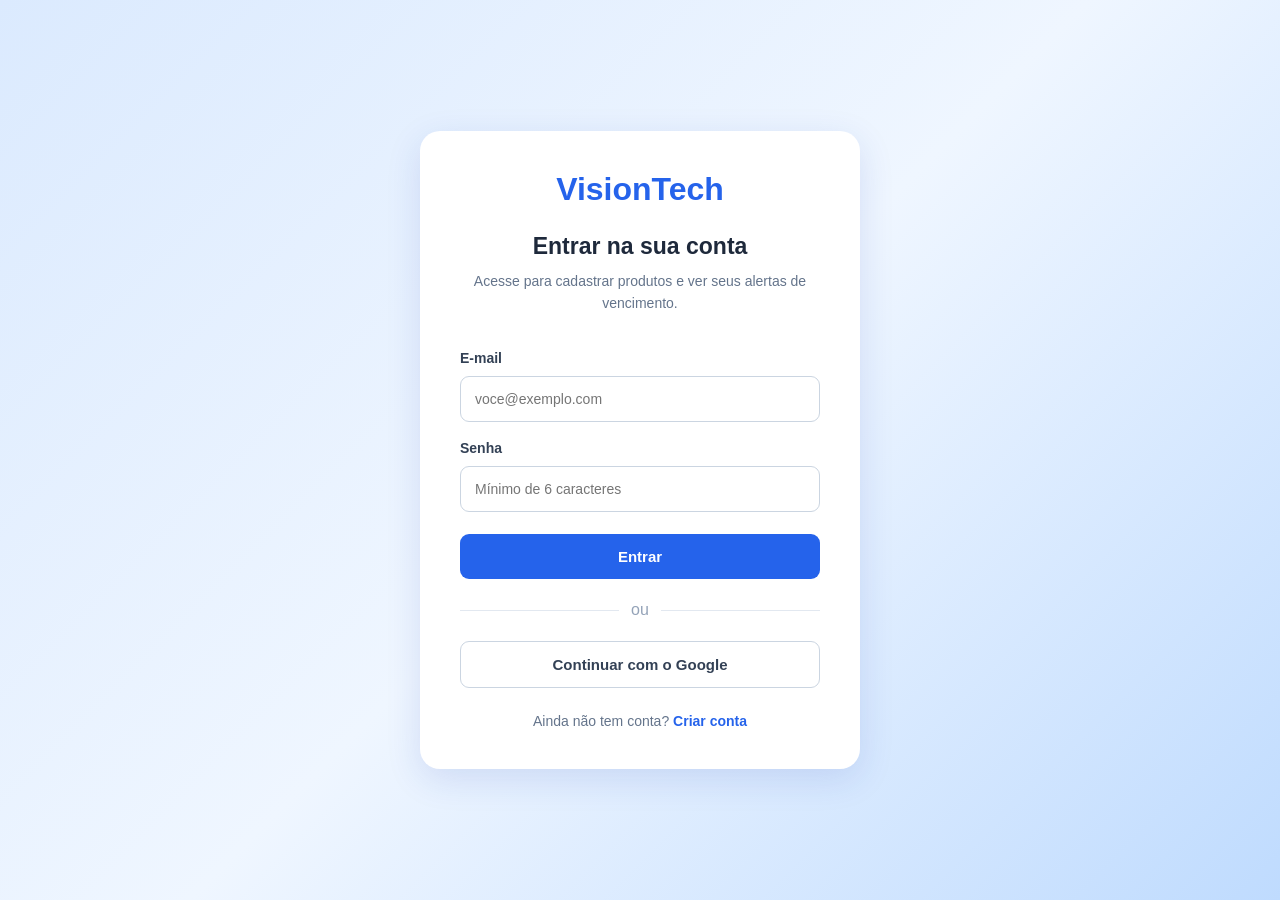
<file: index.html>
<!DOCTYPE html>
<html lang="pt-BR">
<head>
    <meta charset="UTF-8">
    <meta name="viewport" content="width=device-width, initial-scale=1.0">
    <title>VisionTech - Entrar</title>
    <link rel="stylesheet" href="style.css">
    <link rel="icon" type="image/png" href="imagens/logo.png">
</head>
<body>

    <main class="login-container">

        <section class="login-card">

            <h1>VisionTech</h1>

            <h2>Entrar na sua conta</h2>

            <p class="description">
                Acesse para cadastrar produtos e ver seus alertas de vencimento.
            </p>

            <form id="loginForm">

                <label for="email">E-mail</label>
                <input
                    type="email"
                    id="email"
                    placeholder="voce@exemplo.com"
                    required
                >

                <label for="senha">Senha</label>
                <input
                    type="password"
                    id="senha"
                    placeholder="Mínimo de 6 caracteres"
                    minlength="6"
                    required
                >

                <button type="submit" class="btn-login">
                    Entrar
                </button>

            </form>

            <div class="separator">
                <span>ou</span>
            </div>

            <button class="btn-google" type="button">
                Continuar com o Google
            </button>

            <p class="register">
                Ainda não tem conta?
                <a href="cadastro.html">Criar conta</a>
            </p>

        </section>

    </main>

    <script src="script.js"></script>

</body>
</html>
</file>
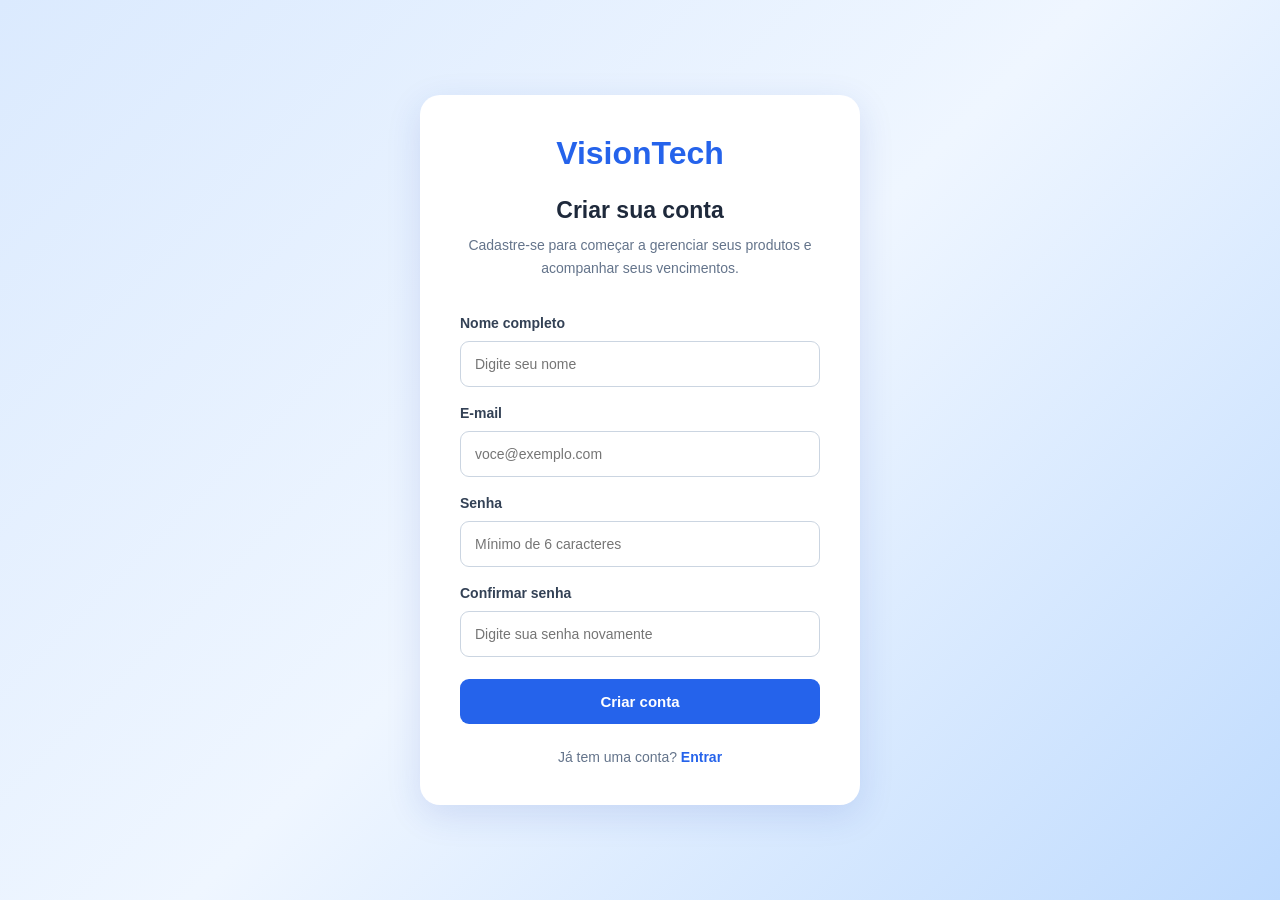
<file: cadastro.html>
<!DOCTYPE html>
<html lang="pt-BR">
<head>
    <meta charset="UTF-8">
    <meta name="viewport" content="width=device-width, initial-scale=1.0">
    <title>VisionTech - Criar conta</title>
    <link rel="stylesheet" href="style.css">
    <link rel="icon" type="image/png" href="imagens/logo.png">
</head>
<body>

    <main class="login-container">

        <section class="login-card">

            <h1>VisionTech</h1>

            <h2>Criar sua conta</h2>

            <p class="description">
                Cadastre-se para começar a gerenciar seus produtos e acompanhar seus vencimentos.
            </p>

            <form id="cadastroForm">

                <label for="nome">Nome completo</label>
                <input
                    type="text"
                    id="nome"
                    placeholder="Digite seu nome"
                    required
                >

                <label for="email">E-mail</label>
                <input
                    type="email"
                    id="email"
                    placeholder="voce@exemplo.com"
                    required
                >

                <label for="senha">Senha</label>
                <input
                    type="password"
                    id="senha"
                    placeholder="Mínimo de 6 caracteres"
                    minlength="6"
                    required
                >

                <label for="confirmarSenha">Confirmar senha</label>
                <input
                    type="password"
                    id="confirmarSenha"
                    placeholder="Digite sua senha novamente"
                    required
                >

                <button type="submit" class="btn-login">
                    Criar conta
                </button>

            </form>

            <p class="register">
                Já tem uma conta?
                <a href="index.html">Entrar</a>
            </p>

        </section>

    </main>

    <script src="script.js"></script>

</body>
</html>
</file>
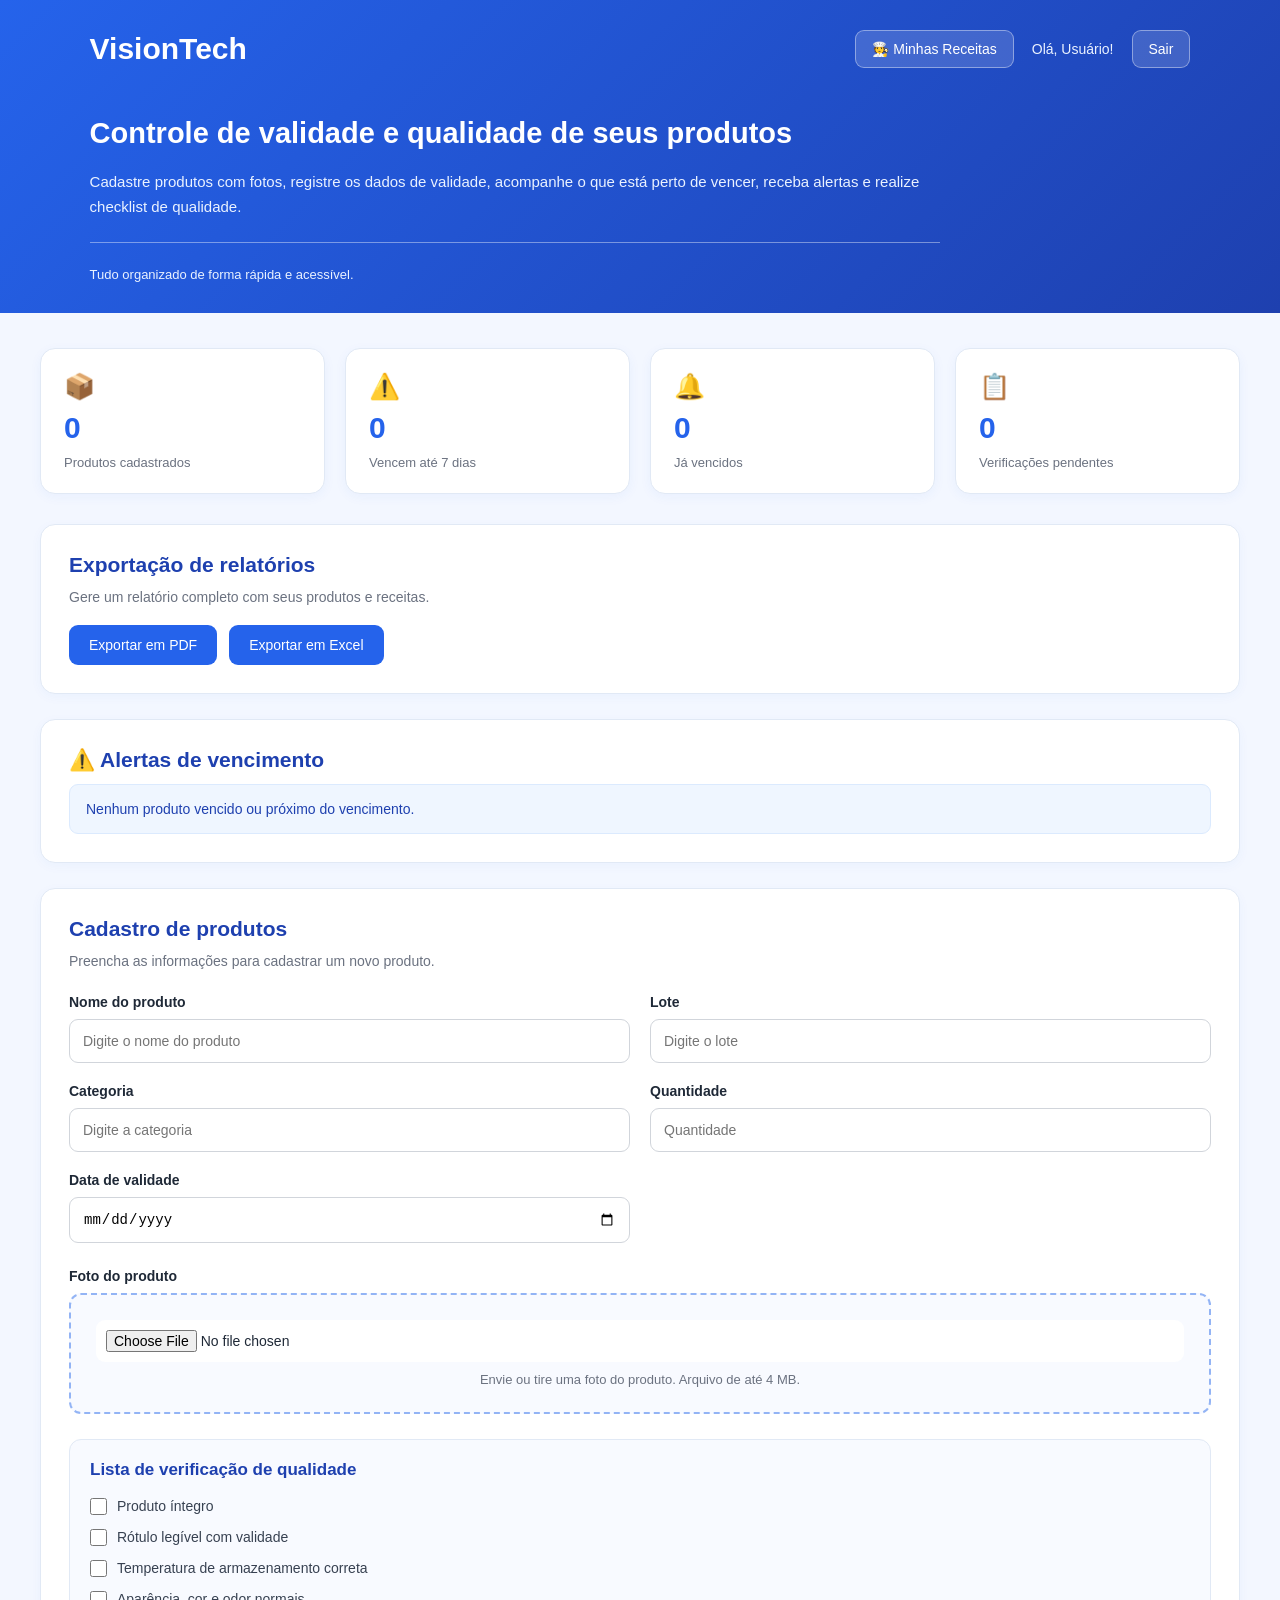
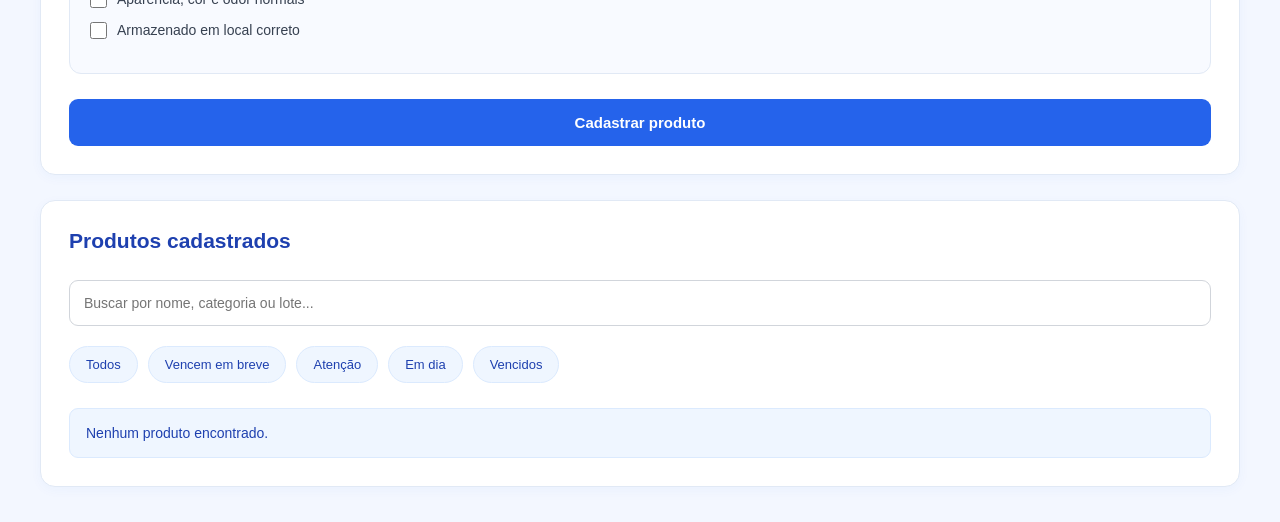
<file: painel.html>
<!DOCTYPE html>
<html lang="pt-BR">
<head>
    <meta charset="UTF-8">
    <meta name="viewport" content="width=device-width, initial-scale=1.0">
    <title>VisionTech - Painel Principal</title>
    <link rel="stylesheet" href="style.css">
    <link rel="icon" type="image/png" href="imagens/logo.png">
</head>

<body>

    <!-- CABEÇALHO -->
    <header class="painel-header">

        <div class="topo">
            <h1>VisionTech</h1>

            <nav class="navegacao">
                <button
                    type="button"
                    class="btn-receitas"
                    onclick="window.location.href='receitas.html'"
                >
                    🧑‍🍳 Minhas Receitas
                </button>
                <span id="saudacao">Olá, Usuário!</span>

                <button type="button" class="btn-sair">
                    Sair
                </button>
            </nav>
        </div>

        <div class="apresentacao">
            <h2>Controle de validade e qualidade de seus produtos</h2>

            <p>
                Cadastre produtos com fotos, registre os dados de validade,
                acompanhe o que está perto de vencer, receba alertas e
                realize checklist de qualidade.
            </p>

            <hr>

            <span>
                Tudo organizado de forma rápida e acessível.
            </span>
        </div>

    </header>


    <!-- CONTEÚDO PRINCIPAL -->
    <main class="conteudo">

        <!-- INDICADORES -->
        <section class="indicadores">

            <div class="card-indicador">
                <span class="icone">📦</span>
                <strong id="totalProdutos">0</strong>
                <p>Produtos cadastrados</p>
            </div>

            <div class="card-indicador">
                <span class="icone">⚠️</span>
                <strong id="produtosVencendo">0</strong>
                <p>Vencem até 7 dias</p>
            </div>

            <div class="card-indicador">
                <span class="icone">🔔</span>
                <strong id="produtosVencidos">0</strong>
                <p>Já vencidos</p>
            </div>

            <div class="card-indicador">
                <span class="icone">📋</span>
                <strong id="verificacoesPendentes">0</strong>
                <p>Verificações pendentes</p>
            </div>

        </section>


        <!-- EXPORTAÇÃO DE RELATÓRIOS -->
        <section class="secao">
            <h2>Exportação de relatórios</h2>

            <p>
                Gere um relatório completo com seus produtos e receitas.
            </p>

            <div class="botoes-exportacao">
                <button type="button" id="exportarPDF">
                    Exportar em PDF
                </button>

                <button type="button" id="exportarExcel">
                    Exportar em Excel
                </button>
            </div>
        </section>


        <!-- ALERTAS -->
        <section class="secao">
            <h2>⚠️ Alertas de vencimento</h2>

            <div id="listaAlertas">
                <p class="mensagem-vazia">
                    Nenhum produto vencido ou próximo do vencimento.
                </p>
            </div>
        </section>


        <!-- CADASTRO DE PRODUTOS -->
        <section class="secao cadastro-produto">

            <h2>Cadastro de produtos</h2>

            <p>
                Preencha as informações para cadastrar um novo produto.
            </p>

            <form id="produtoForm">

                <div class="campos">

                    <div class="campo">
                        <label for="nomeProduto">Nome do produto</label>
                        <input
                            type="text"
                            id="nomeProduto"
                            placeholder="Digite o nome do produto"
                            required
                        >
                    </div>

                    <div class="campo">
                        <label for="lote">Lote</label>
                        <input
                            type="text"
                            id="lote"
                            placeholder="Digite o lote"
                            required
                        >
                    </div>

                    <div class="campo">
                        <label for="categoria">Categoria</label>
                        <input
                            type="text"
                            id="categoria"
                            placeholder="Digite a categoria"
                            required
                        >
                    </div>

                    <div class="campo">
                        <label for="quantidade">Quantidade</label>
                        <input
                            type="number"
                            id="quantidade"
                            min="1"
                            placeholder="Quantidade"
                            required
                        >
                    </div>

                    <div class="campo">
                        <label for="validade">Data de validade</label>
                        <input
                            type="date"
                            id="validade"
                            required
                        >
                    </div>

                </div>


                <!-- FOTO DO PRODUTO -->
                <div class="campo foto-produto">

                    <label for="foto">
                        Foto do produto
                    </label>

                    <div class="area-foto">
                        <input
                            type="file"
                            id="foto"
                            accept="image/*"
                        >

                        <p>
                            Envie ou tire uma foto do produto.
                            Arquivo de até 4 MB.
                        </p>
                    </div>

                </div>


                <!-- CHECKLIST -->
                <div class="checklist">

                    <h3>Lista de verificação de qualidade</h3>

                    <label>
                        <input type="checkbox" name="qualidade" value="integridade">
                        Produto íntegro
                    </label>

                    <label>
                        <input type="checkbox" name="qualidade" value="rotulo">
                        Rótulo legível com validade
                    </label>

                    <label>
                        <input type="checkbox" name="qualidade" value="temperatura">
                        Temperatura de armazenamento correta
                    </label>

                    <label>
                        <input type="checkbox" name="qualidade" value="aparencia">
                        Aparência, cor e odor normais
                    </label>

                    <label>
                        <input type="checkbox" name="qualidade" value="armazenamento">
                        Armazenado em local correto
                    </label>

                </div>

                <button type="submit" class="btn-cadastrar">
                    Cadastrar produto
                </button>

            </form>

        </section>


        <!-- PRODUTOS CADASTRADOS -->
        <section class="secao produtos-cadastrados">

            <h2>Produtos cadastrados</h2>

            <input
                type="search"
                id="buscaProduto"
                placeholder="Buscar por nome, categoria ou lote..."
            >

            <div class="filtros">

                <button type="button" data-filtro="todos">Todos</button>

                <button type="button" data-filtro="breve">
                    Vencem em breve
                </button>

                <button type="button" data-filtro="atencao">
                    Atenção
                </button>

                <button type="button" data-filtro="emdia">
                    Em dia
                </button>

                <button type="button" data-filtro="vencidos">
                    Vencidos
                </button>

            </div>

            <div id="listaProdutos">

                <p class="mensagem-vazia">
                    Nenhum produto cadastrado ainda.
                </p>

            </div>

        </section>

    </main>

    <script src="script.js"></script>

</body>
</html>
</file>
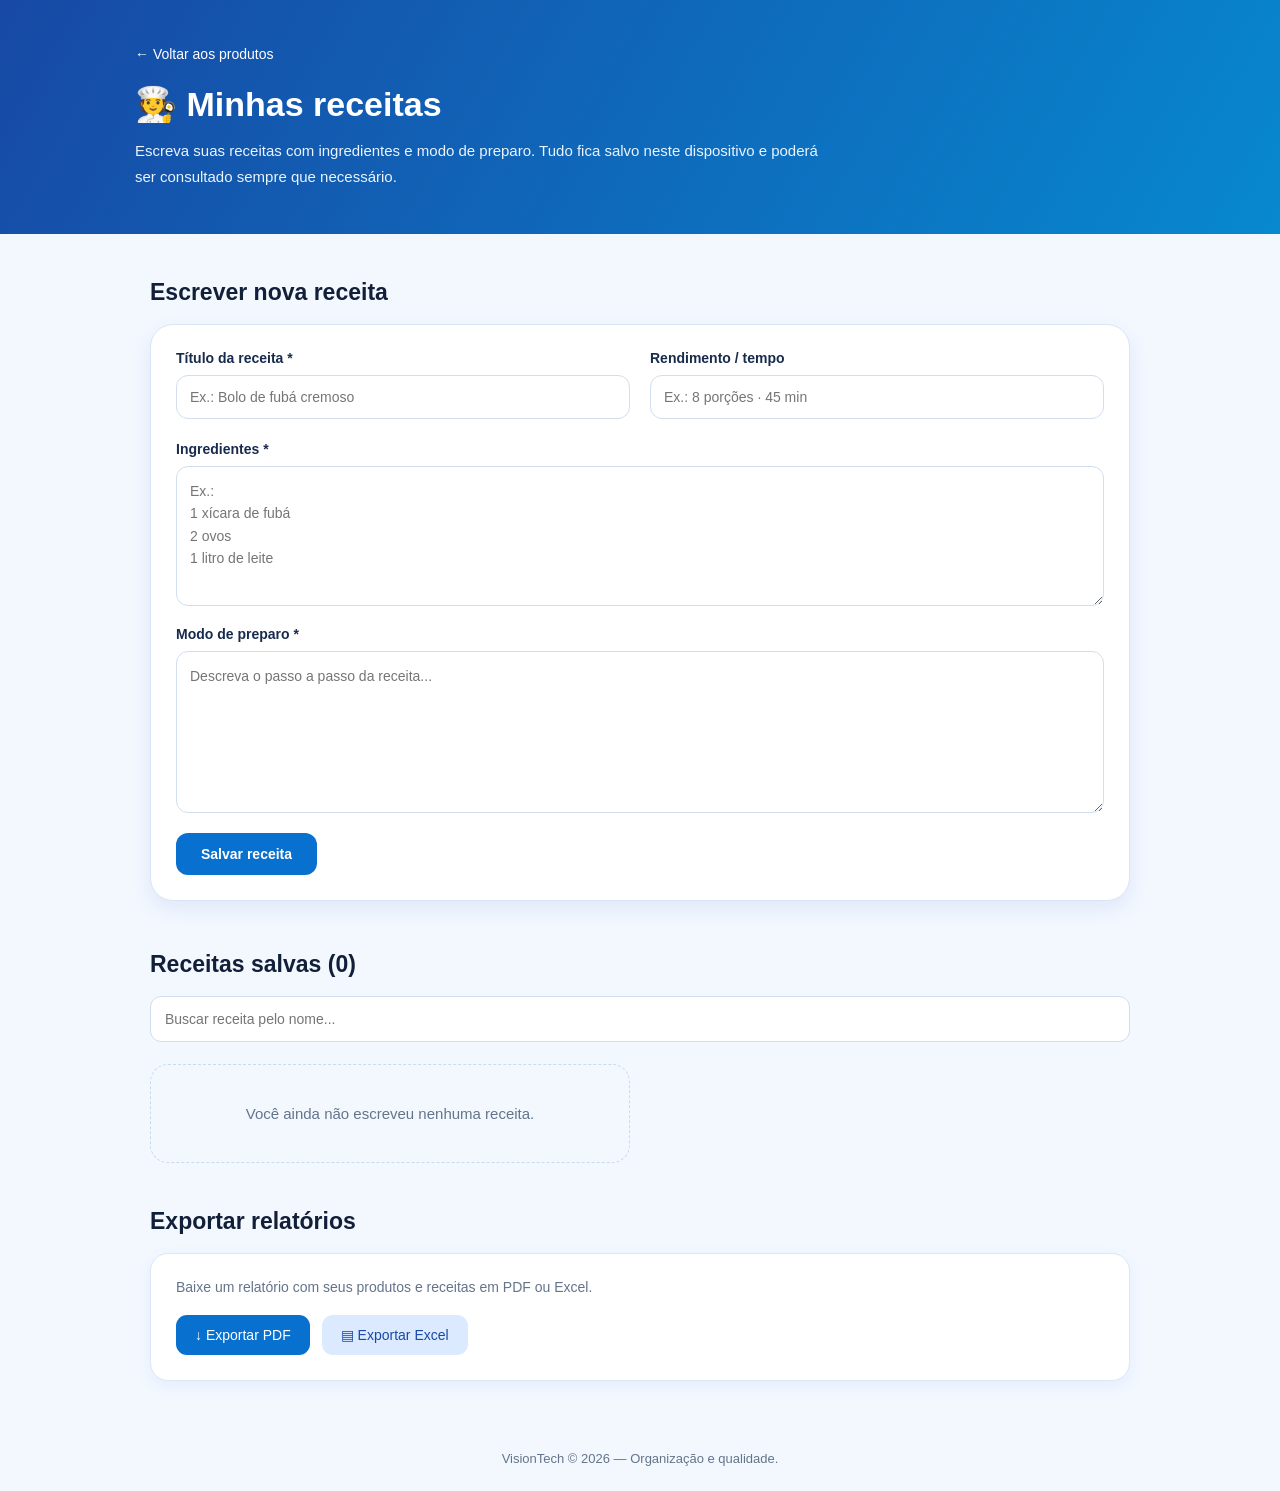
<file: receitas.html>
<!DOCTYPE html>
<html lang="pt-BR">
<head>
    <meta charset="UTF-8">
    <meta name="viewport" content="width=device-width, initial-scale=1.0">
    <title>VisionTech - Minhas Receitas</title>
    <link rel="stylesheet" href="style.css">
    <link rel="icon" type="image/png" href="imagens/logo.png">
</head>

<body class="pagina-receitas">

    <!-- CABEÇALHO -->
    <header class="receitas-header">
        <div class="receitas-header-conteudo">

            <a href="painel.html" class="voltar-produtos">
                ← Voltar aos produtos
            </a>

            <h1> 🧑‍🍳 Minhas receitas</h1>

            <p>
                Escreva suas receitas com ingredientes e modo de preparo.
                Tudo fica salvo neste dispositivo e poderá ser consultado
                sempre que necessário.
            </p>

        </div>
    </header>


    <main class="receitas-conteudo">

        <!-- CADASTRO DE RECEITAS -->
        <section class="area-nova-receita">

            <h2 id="tituloFormularioReceita">
                Escrever nova receita
            </h2>

            <form id="receitaForm">

                <input type="hidden" id="receitaId">

                <div class="receita-campos">

                    <div class="receita-campo">
                        <label for="tituloReceita">
                            Título da receita *
                        </label>

                        <input
                            type="text"
                            id="tituloReceita"
                            placeholder="Ex.: Bolo de fubá cremoso"
                            maxlength="100"
                            required
                        >
                    </div>

                    <div class="receita-campo">
                        <label for="rendimentoReceita">
                            Rendimento / tempo
                        </label>

                        <input
                            type="text"
                            id="rendimentoReceita"
                            placeholder="Ex.: 8 porções · 45 min"
                            maxlength="100"
                        >
                    </div>

                </div>


                <div class="receita-campo campo-texto">
                    <label for="ingredientesReceita">
                        Ingredientes *
                    </label>

                    <textarea
                        id="ingredientesReceita"
                        placeholder="Ex.:
1 xícara de fubá
2 ovos
1 litro de leite"
                        rows="5"
                        required
                    ></textarea>
                </div>


                <div class="receita-campo campo-texto">
                    <label for="preparoReceita">
                        Modo de preparo *
                    </label>

                    <textarea
                        id="preparoReceita"
                        placeholder="Descreva o passo a passo da receita..."
                        rows="6"
                        required
                    ></textarea>
                </div>


                <div class="botoes-formulario-receita">

                    <button type="submit" class="btn-salvar-receita">
                        Salvar receita
                    </button>

                    <button
                        type="button"
                        id="cancelarEdicaoReceita"
                        class="btn-cancelar-receita"
                        hidden
                    >
                        Cancelar edição
                    </button>

                </div>

            </form>

        </section>


        <!-- RECEITAS SALVAS -->
        <section class="area-receitas-salvas">

            <div class="titulo-lista-receitas">
                <h2>
                    Receitas salvas
                    (<span id="totalReceitas">0</span>)
                </h2>
            </div>

            <input
                type="search"
                id="buscaReceita"
                placeholder="Buscar receita pelo nome..."
            >

            <div id="listaReceitas">

                <p class="receitas-vazias">
                    Você ainda não escreveu nenhuma receita.
                </p>

            </div>

        </section>


        <!-- EXPORTAÇÃO -->
        <section class="area-exportacao-receitas">

            <h2>Exportar relatórios</h2>

            <div class="card-exportacao-receitas">

                <p>
                    Baixe um relatório com seus produtos e receitas
                    em PDF ou Excel.
                </p>

                <div class="botoes-exportacao-receitas">

                    <button
                        type="button"
                        id="exportarPDFCompleto"
                    >
                        ↓ Exportar PDF
                    </button>

                    <button
                        type="button"
                        id="exportarExcelCompleto"
                    >
                        ▤ Exportar Excel
                    </button>

                </div>

            </div>

        </section>

    </main>


    <footer class="rodape-receitas">
        <p>VisionTech © 2026 — Organização e qualidade.</p>
    </footer>


    <!-- SCRIPTS -->
    <script src="script.js"></script>
    <script src="receitas.js"></script>

</body>
</html>
</file>
<file: style.css>
/* =================================
   CONFIGURAÇÕES GERAIS
================================= */

* {
    margin: 0;
    padding: 0;
    box-sizing: border-box;
}

body {
    font-family: Arial, sans-serif;
    background-color: #f3f7ff;
    color: #1f2937;
    min-height: 100vh;
}


/* =================================
   CABEÇALHO PRINCIPAL
================================= */

.painel-header {
    background: linear-gradient(135deg, #2563eb, #1e40af);
    color: white;
    padding: 30px 7%;
    width: 100%;
}

.topo {
    display: flex;
    justify-content: space-between;
    align-items: center;
    gap: 20px;
    flex-wrap: wrap;
}

.topo h1 {
    font-size: 30px;
    color: white;
}

.navegacao {
    display: flex;
    align-items: center;
    gap: 18px;
    flex-wrap: wrap;
}

.navegacao span {
    font-size: 14px;
    color: #eaf2ff;
}

.btn-receitas,
.btn-sair {
    background-color: rgba(255, 255, 255, 0.15);
    border: 1px solid rgba(255, 255, 255, 0.4);
    color: white;
    padding: 10px 16px;
    border-radius: 9px;
    cursor: pointer;
    font-size: 14px;
}

.btn-receitas:hover,
.btn-sair:hover {
    background-color: rgba(255, 255, 255, 0.25);
}


/* =================================
   APRESENTAÇÃO
================================= */

.apresentacao {
    margin-top: 45px;
    max-width: 850px;
}

.apresentacao h2 {
    font-size: 29px;
    line-height: 1.4;
    margin-bottom: 15px;
}

.apresentacao p {
    font-size: 15px;
    line-height: 1.7;
    color: #eaf2ff;
}

.apresentacao hr {
    width: 100%;
    border: none;
    height: 1px;
    background-color: rgba(255, 255, 255, 0.4);
    margin: 22px 0;
}

.apresentacao span {
    font-size: 13px;
    color: #eaf2ff;
}


/* =================================
   CONTEÚDO PRINCIPAL
================================= */

.conteudo {
    max-width: 1250px;
    margin: 35px auto;
    padding: 0 25px;
}


/* =================================
   CARTÕES INDICADORES
================================= */

.indicadores {
    display: grid;
    grid-template-columns: repeat(4, 1fr);
    gap: 20px;
    margin-bottom: 30px;
}

.card-indicador {
    background-color: white;
    border: 1px solid #e1e9f5;
    border-radius: 15px;
    padding: 23px;
    box-shadow: 0 3px 12px rgba(37, 99, 235, 0.05);
    display: flex;
    flex-direction: column;
    gap: 10px;
}

.icone {
    font-size: 25px;
}

.card-indicador strong {
    color: #2563eb;
    font-size: 30px;
}

.card-indicador p {
    font-size: 13px;
    color: #6b7280;
}


/* =================================
   SEÇÕES
================================= */

.secao {
    background-color: white;
    border: 1px solid #e1e9f5;
    border-radius: 15px;
    padding: 28px;
    margin-bottom: 25px;
    box-shadow: 0 3px 12px rgba(37, 99, 235, 0.04);
}

.secao h2 {
    color: #1e40af;
    font-size: 21px;
    margin-bottom: 12px;
}

.secao > p {
    color: #6b7280;
    font-size: 14px;
    margin-bottom: 20px;
}


/* =================================
   BOTÕES DE EXPORTAÇÃO
================================= */

.botoes-exportacao {
    display: flex;
    gap: 12px;
    flex-wrap: wrap;
}

.botoes-exportacao button {
    background-color: #2563eb;
    color: white;
    border: none;
    border-radius: 9px;
    padding: 12px 20px;
    cursor: pointer;
    font-size: 14px;
}

.botoes-exportacao button:hover {
    background-color: #1d4ed8;
}


/* =================================
   ALERTAS
================================= */

.mensagem-vazia {
    background-color: #eff6ff;
    color: #1e40af;
    border: 1px solid #dbeafe;
    border-radius: 9px;
    padding: 16px;
    font-size: 14px;
}


/* =================================
   FORMULÁRIO DE PRODUTOS
================================= */

.campos {
    display: grid;
    grid-template-columns: repeat(2, 1fr);
    gap: 20px;
    margin-top: 25px;
}

.campo {
    display: flex;
    flex-direction: column;
    gap: 9px;
}

.campo label {
    font-size: 14px;
    font-weight: bold;
    color: #1f2937;
}

.campo input {
    width: 100%;
    padding: 13px;
    border: 1px solid #d1d5db;
    border-radius: 9px;
    font-size: 14px;
    outline: none;
    background-color: white;
}

.campo input:focus {
    border-color: #2563eb;
    box-shadow: 0 0 0 2px rgba(37, 99, 235, 0.1);
}


/* =================================
   FOTO DO PRODUTO
================================= */

.foto-produto {
    margin-top: 25px;
}

.area-foto {
    border: 2px dashed #93b4f5;
    background-color: #f8faff;
    border-radius: 12px;
    padding: 25px;
    text-align: center;
}

.area-foto input {
    border: none;
    padding: 10px;
    max-width: 100%;
}

.area-foto p {
    color: #6b7280;
    font-size: 13px;
    margin-top: 10px;
}


/* =================================
   CHECKLIST DE QUALIDADE
================================= */

.checklist {
    background-color: #f8faff;
    border: 1px solid #e1e9f5;
    border-radius: 12px;
    padding: 20px;
    margin-top: 25px;
}

.checklist h3 {
    color: #1e40af;
    font-size: 17px;
    margin-bottom: 18px;
}

.checklist label {
    display: flex;
    align-items: center;
    gap: 10px;
    margin-bottom: 14px;
    font-size: 14px;
    color: #374151;
    cursor: pointer;
}

.checklist input {
    accent-color: #2563eb;
    width: 17px;
    height: 17px;
}


/* =================================
   BOTÃO CADASTRAR
================================= */

.btn-cadastrar {
    width: 100%;
    margin-top: 25px;
    padding: 15px;
    background-color: #2563eb;
    color: white;
    border: none;
    border-radius: 9px;
    font-size: 15px;
    font-weight: bold;
    cursor: pointer;
}

.btn-cadastrar:hover {
    background-color: #1d4ed8;
}


/* =================================
   PRODUTOS CADASTRADOS
================================= */

#buscaProduto {
    width: 100%;
    padding: 14px;
    border: 1px solid #d1d5db;
    border-radius: 9px;
    font-size: 14px;
    margin: 15px 0 20px;
    outline: none;
}

#buscaProduto:focus {
    border-color: #2563eb;
}


/* =================================
   FILTROS
================================= */

.filtros {
    display: flex;
    flex-wrap: wrap;
    gap: 10px;
    margin-bottom: 25px;
}

.filtros button {
    padding: 10px 16px;
    background-color: #eff6ff;
    border: 1px solid #dbeafe;
    color: #1e40af;
    border-radius: 20px;
    cursor: pointer;
    font-size: 13px;
}

.filtros button:hover,
.filtros button.ativo {
    background-color: #2563eb;
    color: white;
}


/* =================================
   RESPONSIVIDADE
================================= */

@media (max-width: 900px) {

    .indicadores {
        grid-template-columns: repeat(2, 1fr);
    }

}

@media (max-width: 600px) {

    .painel-header {
        padding: 25px 20px;
    }

    .topo {
        align-items: flex-start;
    }

    .navegacao {
        width: 100%;
        gap: 10px;
    }

    .apresentacao {
        margin-top: 30px;
    }

    .apresentacao h2 {
        font-size: 23px;
    }

    .conteudo {
        padding: 0 15px;
    }

    .indicadores {
        grid-template-columns: 1fr 1fr;
        gap: 12px;
    }

    .card-indicador {
        padding: 16px;
    }

    .secao {
        padding: 20px;
    }

    .campos {
        grid-template-columns: 1fr;
    }

    .navegacao span {
        font-size: 12px;
    }

}

/* =========================================
   VISIONTECH - PÁGINA MINHAS RECEITAS
========================================= */

.pagina-receitas {
    background-color: #f3f8ff;
}


/* CABEÇALHO */

.receitas-header {
    width: 100%;
    background: linear-gradient(120deg, #1749a5, #0788cf);
    color: white;
    padding: 45px 7%;
}

.receitas-header-conteudo {
    max-width: 1010px;
    margin: auto;
}

.voltar-produtos {
    display: inline-block;
    color: white;
    text-decoration: none;
    font-size: 14px;
    margin-bottom: 22px;
}

.voltar-produtos:hover {
    text-decoration: underline;
}

.receitas-header h1 {
    font-size: 34px;
    margin-bottom: 14px;
}

.receitas-header p {
    max-width: 700px;
    font-size: 15px;
    line-height: 1.7;
    color: #eaf4ff;
}


/* CONTEÚDO */

.receitas-conteudo {
    width: 100%;
    max-width: 1020px;
    margin: 45px auto;
    padding: 0 20px;
}

.area-nova-receita,
.area-exportacao-receitas {
    margin-bottom: 45px;
}

.area-nova-receita h2,
.area-receitas-salvas h2,
.area-exportacao-receitas h2 {
    color: #111f39;
    font-size: 23px;
    margin-bottom: 18px;
}


/* FORMULÁRIO */

#receitaForm {
    background-color: white;
    padding: 25px;
    border: 1px solid #d8e5f5;
    border-radius: 23px;
    box-shadow: 0 8px 20px rgba(30, 64, 175, 0.09);
}

.receita-campos {
    display: grid;
    grid-template-columns: 1fr 1fr;
    gap: 20px;
}

.receita-campo {
    display: flex;
    flex-direction: column;
    gap: 9px;
    margin-bottom: 20px;
}

.receita-campo label {
    font-size: 14px;
    font-weight: bold;
    color: #172b4d;
}

.receita-campo input,
.receita-campo textarea {
    width: 100%;
    border: 1px solid #d1deee;
    border-radius: 12px;
    padding: 13px;
    font-family: Arial, sans-serif;
    font-size: 14px;
    color: #334155;
    background-color: white;
    outline: none;
    transition: 0.2s;
}

.receita-campo input:focus,
.receita-campo textarea:focus {
    border-color: #2563eb;
    box-shadow: 0 0 0 3px rgba(37, 99, 235, 0.1);
}

.receita-campo textarea {
    resize: vertical;
    min-height: 115px;
    line-height: 1.6;
}

.campo-texto {
    margin-top: 2px;
}


/* BOTÕES DO FORMULÁRIO */

.botoes-formulario-receita {
    display: flex;
    gap: 12px;
    flex-wrap: wrap;
}

.btn-salvar-receita,
.btn-cancelar-receita {
    border: none;
    border-radius: 12px;
    padding: 13px 25px;
    font-size: 14px;
    font-weight: bold;
    cursor: pointer;
}

.btn-salvar-receita {
    background-color: #0870ce;
    color: white;
}

.btn-salvar-receita:hover {
    background-color: #075bb0;
}

.btn-cancelar-receita {
    background-color: #e5edf8;
    color: #1e40af;
}


/* LISTA DE RECEITAS */

.area-receitas-salvas {
    margin-top: 50px;
    margin-bottom: 45px;
}

.titulo-lista-receitas {
    display: flex;
    align-items: center;
    justify-content: space-between;
}

#buscaReceita {
    width: 100%;
    padding: 14px;
    border: 1px solid #d1deee;
    border-radius: 11px;
    font-size: 14px;
    margin-bottom: 22px;
    outline: none;
}

#buscaReceita:focus {
    border-color: #2563eb;
}


/* MENSAGEM VAZIA */

.receitas-vazias {
    padding: 40px 20px;
    border: 1px dashed #c9daee;
    border-radius: 18px;
    text-align: center;
    color: #64748b;
    font-size: 15px;
}


/* CARTÕES */

#listaReceitas {
    display: grid;
    grid-template-columns: repeat(2, minmax(0, 1fr));
    gap: 20px;
}

.receita-card {
    min-width: 0;
    background-color: white;
    border: 1px solid #dce7f5;
    border-radius: 17px;
    padding: 22px;
    box-shadow: 0 4px 14px rgba(37, 99, 235, 0.06);
}

.receita-card-topo {
    display: flex;
    align-items: flex-start;
    justify-content: space-between;
    gap: 12px;
    margin-bottom: 15px;
}

.receita-card h3 {
    color: #1e40af;
    font-size: 19px;
    margin-top: 8px;
    overflow-wrap: anywhere;
}

.etiqueta-receita {
    color: #2563eb;
    background-color: #eff6ff;
    padding: 6px 10px;
    border-radius: 20px;
    font-size: 11px;
}

.icone-receita {
    font-size: 25px;
    color: #2563eb;
}

.receita-rendimento {
    color: #64748b;
    font-size: 13px;
    margin-bottom: 15px;
}

.receita-resumo {
    background-color: #f8faff;
    border-radius: 11px;
    padding: 14px;
    margin-bottom: 17px;
}

.receita-resumo h4 {
    color: #1e40af;
    margin-bottom: 8px;
    font-size: 14px;
}

.receita-resumo p {
    color: #475569;
    font-size: 13px;
    line-height: 1.6;
    white-space: pre-line;
    overflow-wrap: anywhere;
    max-height: 110px;
    overflow: hidden;
}


/* AÇÕES DOS CARTÕES */

.receita-acoes {
    display: flex;
    gap: 8px;
    flex-wrap: wrap;
}

.receita-acoes button {
    border: none;
    padding: 9px 12px;
    border-radius: 8px;
    font-size: 12px;
    cursor: pointer;
}

.btn-visualizar-receita {
    background-color: #dbeafe;
    color: #1e40af;
}

.btn-editar-receita {
    background-color: #e0f2fe;
    color: #0369a1;
}

.btn-excluir-receita {
    background-color: #fee2e2;
    color: #b91c1c;
}

.receita-acoes button:hover {
    filter: brightness(0.95);
}


/* EXPORTAÇÃO */

.area-exportacao-receitas {
    margin-top: 45px;
}

.card-exportacao-receitas {
    background-color: white;
    border: 1px solid #dce7f5;
    border-radius: 18px;
    padding: 25px;
    box-shadow: 0 5px 15px rgba(37, 99, 235, 0.07);
}

.card-exportacao-receitas p {
    color: #64748b;
    font-size: 14px;
    margin-bottom: 20px;
}

.botoes-exportacao-receitas {
    display: flex;
    flex-wrap: wrap;
    gap: 12px;
}

.botoes-exportacao-receitas button {
    padding: 12px 19px;
    border: none;
    border-radius: 11px;
    background-color: #0870ce;
    color: white;
    font-size: 14px;
    cursor: pointer;
}

.botoes-exportacao-receitas button:last-child {
    background-color: #dbeafe;
    color: #1749a5;
}

.botoes-exportacao-receitas button:hover {
    filter: brightness(0.94);
}


/* RODAPÉ */

.rodape-receitas {
    text-align: center;
    padding: 25px 15px;
    color: #64748b;
    font-size: 13px;
}


/* RESPONSIVIDADE */

@media (max-width: 700px) {

    .receitas-header {
        padding: 30px 22px;
    }

    .receitas-header h1 {
        font-size: 27px;
    }

    .receitas-conteudo {
        margin: 30px auto;
        padding: 0 15px;
    }

    .receita-campos {
        grid-template-columns: 1fr;
        gap: 0;
    }

    #receitaForm {
        padding: 19px;
    }

    #listaReceitas {
        grid-template-columns: 1fr;
    }

    .area-nova-receita h2,
    .area-receitas-salvas h2,
    .area-exportacao-receitas h2 {
        font-size: 20px;
    }

}

@media (max-width: 400px) {

    .receita-acoes button {
        flex: 1;
        padding: 9px 7px;
    }

    .botoes-exportacao-receitas {
        flex-direction: column;
    }

    .botoes-exportacao-receitas button {
        width: 100%;
    }

}


/* =========================================
   VISIONTECH - TELA DE LOGIN
========================================= */

.login-container {
    min-height: 100vh;
    display: flex;
    justify-content: center;
    align-items: center;
    padding: 30px 20px;
    background: linear-gradient(135deg, #dbeafe, #eff6ff, #bfdbfe);
}

.login-card {
    width: 100%;
    max-width: 440px;
    background-color: white;
    padding: 40px;
    border-radius: 20px;
    box-shadow: 0 10px 35px rgba(30, 64, 175, 0.13);
}

.login-card h1 {
    color: #2563eb;
    font-size: 32px;
    text-align: center;
    margin-bottom: 25px;
}

.login-card h2 {
    color: #1e293b;
    font-size: 23px;
    text-align: center;
    margin-bottom: 10px;
}

.login-card .description {
    color: #64748b;
    text-align: center;
    font-size: 14px;
    line-height: 1.6;
    margin-bottom: 28px;
}


/* =========================================
   FORMULÁRIOS DE LOGIN E CADASTRO
========================================= */

.login-card form {
    display: flex;
    flex-direction: column;
    gap: 10px;
    width: 100%;
}

.login-card form label {
    display: block;
    color: #334155;
    font-size: 14px;
    font-weight: bold;
    margin-top: 8px;
}

.login-card form input {
    display: block;
    width: 100%;
    padding: 14px;
    border: 1px solid #cbd5e1;
    border-radius: 9px;
    font-size: 14px;
    outline: none;
    background-color: white;
}

.login-card form input:focus {
    border-color: #2563eb;
    box-shadow: 0 0 0 3px rgba(37, 99, 235, 0.10);
}


.btn-login,
.btn-google {
    width: 100%;
    padding: 14px;
    border: none;
    border-radius: 9px;
    font-size: 15px;
    font-weight: bold;
    cursor: pointer;
    transition: 0.2s;
}

.btn-login {
    background-color: #2563eb;
    color: white;
    margin-top: 12px;
}

.btn-login:hover {
    background-color: #1d4ed8;
}

.separator {
    display: flex;
    align-items: center;
    gap: 12px;
    margin: 22px 0;
    color: #94a3b8;
}

.separator::before,
.separator::after {
    content: "";
    flex: 1;
    height: 1px;
    background-color: #e2e8f0;
}

.btn-google {
    background-color: white;
    color: #334155;
    border: 1px solid #cbd5e1;
}

.btn-google:hover {
    background-color: #f8fafc;
}

.register {
    text-align: center;
    color: #64748b;
    font-size: 14px;
    margin-top: 25px;
}

.register a {
    color: #2563eb;
    font-weight: bold;
    text-decoration: none;
}

.register a:hover {
    text-decoration: underline;
}

@media (max-width: 480px) {
    .login-card {
        padding: 28px 22px;
    }
}


/* =========================================
   FOTOS DOS PRODUTOS
========================================= */

.produto-card {
    display: flex;
    align-items: flex-start;
    gap: 18px;
    padding: 20px;
    margin-bottom: 18px;
    background: white;
    border: 1px solid #e1e9f5;
    border-radius: 14px;
}

.produto-card > img {
    display: block;
    width: 120px;
    height: 120px;
    max-width: 120px;
    object-fit: cover;
    border-radius: 10px;
    flex-shrink: 0;
}

.produto-info {
    flex: 1;
    min-width: 0;
}

.sem-foto {
    width: 120px;
    height: 120px;
    display: flex;
    align-items: center;
    justify-content: center;
    flex-shrink: 0;
    background: #eff6ff;
    color: #64748b;
    border-radius: 10px;
}

@media (max-width: 500px) {
    .produto-card {
        flex-direction: column;
    }

    .produto-card > img,
    .sem-foto {
        width: 100%;
        max-width: 100%;
        height: 160px;
    }
}
</file>
